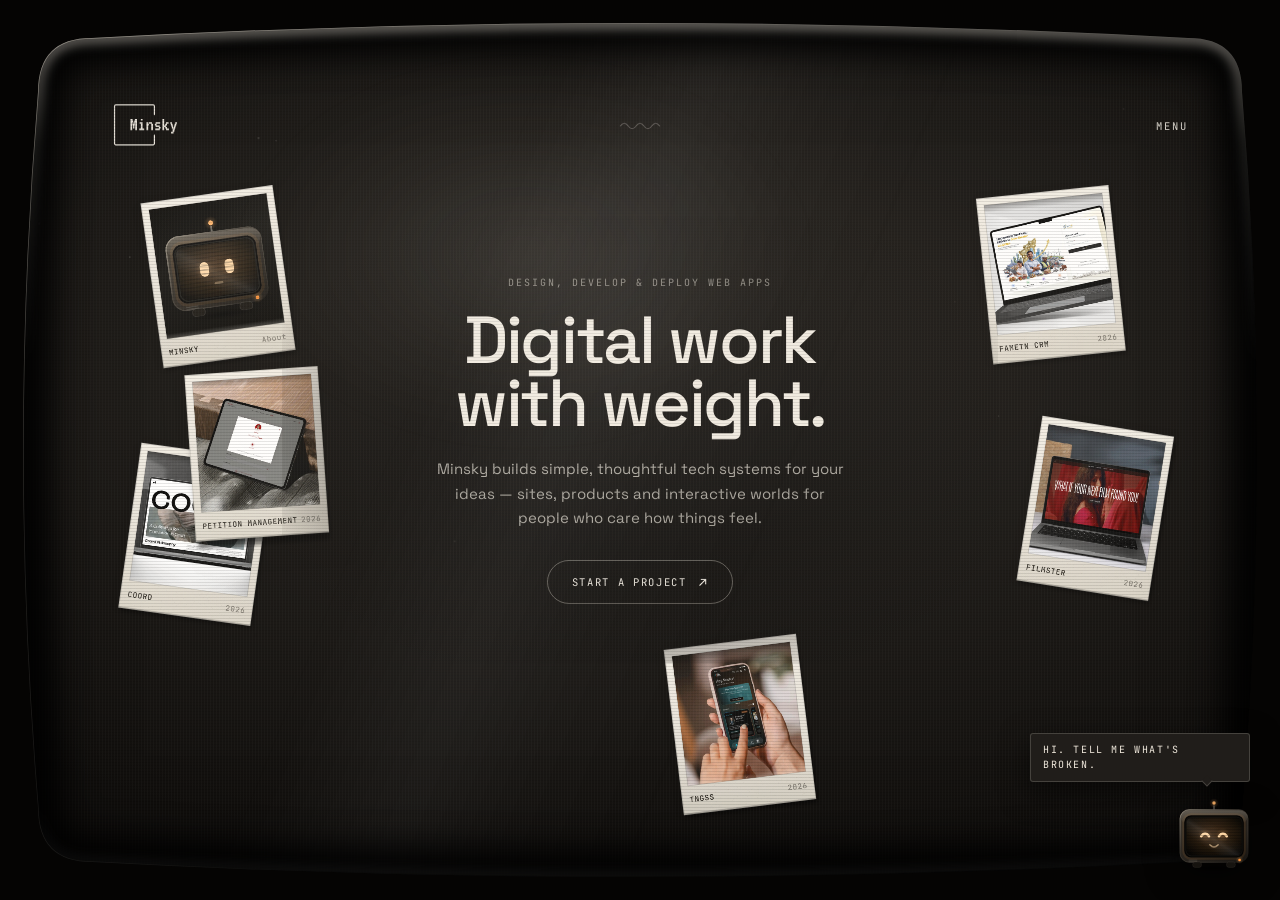
<file: crt-screen/index.html>
<!doctype html>
<html lang="en">
<head>
<meta charset="utf-8">
<meta name="viewport" content="width=device-width, initial-scale=1, viewport-fit=cover">
<title>Minsky</title>
<meta name="description" content="Minsky — building simple and thoughtful tech systems for your ideas.">
<link rel="icon" href="favicon.svg" type="image/svg+xml">
<link rel="preconnect" href="https://fonts.googleapis.com">
<link rel="preconnect" href="https://fonts.gstatic.com" crossorigin>
<link href="https://fonts.googleapis.com/css2?family=Space+Grotesk:wght@400;500;600&family=JetBrains+Mono:wght@400;500&display=swap" rel="stylesheet">
<link rel="stylesheet" href="crt-screen.css?v=11">
<style>
  /* boot curtain — inline so it paints before any other request resolves */
  .boot {
    position: fixed; inset: 0; z-index: 200;
    display: flex; flex-direction: column; align-items: center; justify-content: center;
    gap: 22px; background: #08070a;
    transition: opacity .65s cubic-bezier(.4, 0, .2, 1);
  }
  .boot.is-done { opacity: 0; pointer-events: none; }
  .boot__mark {
    font: 500 12px/1 "JetBrains Mono", ui-monospace, monospace;
    letter-spacing: .46em; text-indent: .46em; color: #eae5db; opacity: .84;
  }
  .boot__bar {
    width: min(210px, 44vw); height: 2px; overflow: hidden;
    background: rgb(234 229 219 / .12);
  }
  .boot__bar i {
    display: block; height: 100%; width: 100%; background: #eae5db;
    transform: scaleX(.06); transform-origin: left;
    transition: transform .5s cubic-bezier(.4, 0, .2, 1);
  }
  .boot__label {
    font: 400 10px/1 "JetBrains Mono", ui-monospace, monospace;
    letter-spacing: .3em; text-indent: .3em; text-transform: uppercase;
    color: rgb(234 229 219 / .42); margin-top: 2px; transition: opacity .3s ease;
  }
  @media (prefers-reduced-motion: reduce) {
    .boot, .boot__bar i, .boot__label { transition-duration: .01ms; }
  }
</style>
<link rel="stylesheet" href="landing.css?v=89">
<link rel="stylesheet" href="marvin.css?v=11">
</head>
<body>
  <div class="boot" id="boot" aria-hidden="true">
    <div class="boot__mark">MINSKY</div>
    <div class="boot__bar"><i id="bootBar"></i></div>
    <div class="boot__label" id="bootLabel">warming the tube</div>
  </div>

  <script>
    window.__boot = (function () {
      var el = null, t0 = Date.now(), MIN = 850;
      /* never leave the curtain up if the script fails to boot */
      var safety = setTimeout(function () {
        var e = node(); if (e) e.classList.add('is-done');
      }, 6000);
      function node() { return el || (el = document.getElementById('boot')); }
      return {
        set: function (pct, label) {
          var e = node(); if (!e) return;
          var bar = e.querySelector('.boot__bar i');
          if (bar) bar.style.transform = 'scaleX(' + (pct / 100) + ')';
          var l = e.querySelector('.boot__label');
          if (l && label) l.textContent = label;
        },
        done: function () {
          var e = node(); if (!e) return;
          clearTimeout(safety);
          var wait = Math.max(0, MIN - (Date.now() - t0));
          setTimeout(function () {
            e.classList.add('is-done');
            setTimeout(function () {
              if (e.parentNode) e.parentNode.removeChild(e);
              window.__bootDone = true;
              document.dispatchEvent(new CustomEvent('boot:done'));
            }, 700);
          }, wait);
        }
      };
    })();
  </script>
  <div class="crt" id="crt">
    <div class="crt__screen" id="crtScreen">
      <!-- tube glow: oryzo's four-hue rim, shaped by the barrel clip -->
      <canvas class="crt__glow" id="crtGlow" aria-hidden="true"></canvas>

      <div class="crt__content" id="crtContent">

        <!-- work cards, drawn under the glass -->
        <canvas class="cards" id="cards" aria-hidden="true"></canvas>

        <div class="hud">
          <header class="hud__top">
            <a class="brand" href="/" aria-label="Minsky"><span class="brand__logo" aria-hidden="true"></span></a>

            <div class="hud__tools">
              <button class="sound" id="soundToggle" type="button" aria-pressed="false" aria-label="Website sound">
                <svg class="sound__wave" viewBox="0 0 56 20" aria-hidden="true" fill="none" stroke="currentColor" stroke-width="1.5" stroke-linecap="round">
                  <path d="M3 10 Q 8 3 13 10 T 23 10 T 33 10 T 43 10 T 53 10"/>
                </svg>
              </button>
            </div>

            <button class="menu-open" id="menuOpen" type="button" aria-expanded="false" aria-controls="menu">Menu</button>
          </header>

          <section class="hero" aria-labelledby="heroTitle">
            <p class="hero__eyebrow">Design, develop &amp; deploy web apps</p>
            <h1 class="hero__title" id="heroTitle">Digital work<br>with weight.</h1>
            <p class="hero__text">Minsky builds simple, thoughtful tech systems for your ideas — sites, products and interactive worlds for people who care how things feel.</p>
            <button class="cta" id="cta" type="button">Start a project<span class="cta__arrow" aria-hidden="true">&#8599;</span></button>
          </section>

          <div class="slot" id="slot">
            <div class="slot__frame" aria-hidden="true"></div>
            <p class="slot__label">Drop a card here</p>
            <p class="slot__meta">01 &#8212; Inspect</p>
          </div>

          <section class="story" id="story" aria-hidden="true" role="dialog" aria-modal="true" aria-labelledby="storyTitle">
            <div class="story__scrim" data-story-close></div>
            <button class="story__close" type="button" data-story-close aria-label="Close the project">Close</button>
            <div class="story__panel">
              <div class="story__plate">
                <canvas class="story__art" id="storyArt" width="720" height="880" aria-hidden="true"></canvas>
                <span class="story__scan" aria-hidden="true"></span>
              </div>
              <div class="story__copy">
                <p class="story__eyebrow" id="storyEyebrow">Selected work</p>
                <h2 class="story__title" id="storyTitle"></h2>
                <p class="story__meta" id="storyMeta"></p>
                <p class="story__body" id="storyBody"></p>
                <p class="story__foot"><span class="story__hint">Esc closes</span><a class="story__next" href="#" data-story-close>Back to the shelf</a></p>
              </div>
            </div>
          </section>
        </div>

        <div class="menu" id="menu" aria-hidden="true">
          <div class="menu__scrim" data-menu-close></div>
          <div class="menu__panel" role="dialog" aria-modal="true" aria-label="Menu">
            <div class="menu__head">
              <span class="menu__eyebrow">Index</span>
              <button class="menu__close" type="button" data-menu-close>Close</button>
            </div>
            <nav class="menu__nav" aria-label="Main">
              <a class="menu__item" href="#" data-menu-link><span class="menu__index">01</span><span class="menu__label">Works</span></a>
              <a class="menu__item" href="#" data-menu-link><span class="menu__index">02</span><span class="menu__label">Build With Us</span></a>
              <a class="menu__item" href="#" data-menu-link><span class="menu__index">03</span><span class="menu__label">Products</span></a>
              <a class="menu__item" href="#" data-menu-link><span class="menu__index">04</span><span class="menu__label">Blog</span></a>
              <a class="menu__item" href="#" data-menu-link><span class="menu__index">05</span><span class="menu__label">Contact</span></a>
            </nav>
            <div class="menu__foot">
              <a href="mailto:hello@minsky.in">hello@minsky.in</a>
            </div>
          </div>
        </div>

        <div class="fx" aria-hidden="true">
          <div class="fx__pixels"></div>
          <div class="fx__band"></div>
        </div>

        <ul class="sr-only">
          <li><a href="#">Halcyon</a> &#8212; 2026</li>
          <li><a href="#">Meridian</a> &#8212; 2026</li>
          <li><a href="#">Vellum</a> &#8212; 2025</li>
          <li><a href="#">Quarry</a> &#8212; 2025</li>
          <li><a href="#">Signal</a> &#8212; 2024</li>
          <li><a href="#">Terrain</a> &#8212; 2024</li>
        </ul>

      </div>
    </div>

    <!-- glass: dome light, edge falloff, specular reflection -->
    <div class="crt__glass" aria-hidden="true"></div>
    <!-- rim shading, drawn over the content so edges curve away -->
    <div class="crt__bevel" id="crtBevel" aria-hidden="true"></div>
    <!-- dark frame around the glass -->
    <div class="crt__bezel" id="crtBezel" aria-hidden="true"></div>
    <!-- glass edge -->
    <svg class="crt__stroke" id="crtStroke" aria-hidden="true" preserveAspectRatio="none">
      <defs>
        <linearGradient id="crtRim" x1="0" y1="0" x2="1" y2="1">
          <stop offset="0" stop-color="#fff6e6" stop-opacity=".40"/>
          <stop offset=".30" stop-color="#fff6e6" stop-opacity=".12"/>
          <stop offset=".62" stop-color="#000" stop-opacity=".22"/>
          <stop offset="1" stop-color="#000" stop-opacity=".50"/>
        </linearGradient>
        <linearGradient id="crtTopLight" x1="0" y1="0" x2="0" y2="1">
          <stop offset="0" stop-color="#fff8ec" stop-opacity=".55"/>
          <stop offset=".14" stop-color="#fff8ec" stop-opacity=".14"/>
          <stop offset=".40" stop-color="#fff8ec" stop-opacity="0"/>
          <stop offset=".92" stop-color="#fff8ec" stop-opacity="0"/>
          <stop offset="1" stop-color="#fff8ec" stop-opacity=".07"/>
        </linearGradient>
        <filter id="crtSoft" x="-20%" y="-20%" width="140%" height="140%">
          <feGaussianBlur stdDeviation="16"/>
        </filter>
        <filter id="crtSoftSmall" x="-20%" y="-20%" width="140%" height="140%">
          <feGaussianBlur stdDeviation="6"/>
        </filter>
      </defs>
      <path id="crtRimDark" fill="none" stroke="#000" stroke-opacity=".92" stroke-width="52" filter="url(#crtSoft)"/>
      <path id="crtRimLight" fill="none" stroke="url(#crtTopLight)" stroke-width="9" filter="url(#crtSoftSmall)"/>
      <path id="crtRimEdge" fill="none" stroke="url(#crtRim)" stroke-width="1.5"/>
    </svg>
  </div>

  <script src="crt-screen.js?v=12"></script>
  <script src="glow.js?v=17"></script>
  <script src="landing.js?v=119"></script>
  <script src="marvin.js?v=20" defer></script>
</body>
</html>
</file>
<file: crt-screen/crt-screen.css>
/* ============================================================
   CRT screen — convex (barrel) glass shape
   The screen fills the viewport; the frame is only the margin
   the barrel path eats at the corners and mid-edges.
   Geometry is generated in crt-screen.js and applied as clip-path.
   ============================================================ */

:root {
  --crt-bezel: #050403;
  --crt-glass: #12100e;
  --crt-glow: 255 238 214;
}

* { box-sizing: border-box; }

html, body {
  margin: 0;
  height: 100%;
  overflow: hidden;
  background: #000;
  overscroll-behavior: none;
}

body {
  font-family: ui-monospace, SFMono-Regular, Menlo, monospace;
}

.crt {
  position: fixed;
  inset: 0;
  isolation: isolate;
}

/* --- the screen: everything you put inside is clipped to the barrel --- */
.crt__screen {
  position: fixed;
  inset: 0;
  background: var(--crt-glass);
  overflow: hidden;
  /* clip-path set by JS */
}

.crt__content {
  position: absolute;
  inset: 0;
  display: grid;
  place-items: center;
}

/* --- tube glow: additive WebGL rim, clipped to the barrel by .crt__screen --- */
.crt__glow {
  position: absolute;
  inset: 0;
  width: 100%;
  height: 100%;
  display: block;
  pointer-events: none;
  opacity: 0;
  transition: opacity 1.4s cubic-bezier(.4, 0, .2, 1);
}

.crt__glow.is-on { opacity: 1; }

/* above the chat panel (z 6) so it reads as a post effect, below menu/story/dock */
.crt__glow { z-index: 7; }

@media (prefers-reduced-motion: reduce) {
  .crt__glow { transition-duration: .01ms; }
}

/* --- glass: dome light + edge falloff + one soft reflection --- */
.crt__glass {
  position: fixed;
  inset: 0;
  pointer-events: none;
  background:
    /* centre lift: the tube bulges toward you */
    radial-gradient(112% 84% at 50% 38%,
      rgb(var(--crt-glow) / .130) 0%,
      rgb(var(--crt-glow) / .052) 40%,
      transparent 70%),
    /* corners fall away */
    radial-gradient(138% 118% at 50% 50%,
      transparent 38%,
      rgb(0 0 0 / .55) 100%);
  /* clip-path set by JS */
}

/* lamp reflection: one soft hot spot, the strongest convexity cue */
.crt__glass::before {
  content: "";
  position: absolute;
  left: 18%;
  top: 6%;
  width: 46%;
  height: 44%;
  background: radial-gradient(closest-side,
    rgb(255 250 240 / .085),
    rgb(255 250 240 / .028) 52%,
    transparent 100%);
  filter: blur(18px);
}

/* a single, static window reflection across the curved face */
.crt__glass::after {
  content: "";
  position: absolute;
  inset: -25%;
  background: linear-gradient(112deg,
    transparent 40%,
    rgb(255 255 255 / .045) 46.5%,
    rgb(255 255 255 / .016) 51%,
    transparent 57%);
  filter: blur(22px);
}

/* --- rim shading, above the content, so edges curve away from you --- */
.crt__bevel {
  position: fixed;
  inset: 0;
  pointer-events: none;
  box-shadow:
    inset 0 0 120px rgb(0 0 0 / .72),
    inset 0 0 36px rgb(0 0 0 / .45),
    inset 0 0 8px rgb(0 0 0 / .28);
  transition: opacity .45s ease;
  /* clip-path set by JS */
}

/* the chat lights its own rim; let it through instead of burying it */
.crt.is-chat .crt__bevel { opacity: .3; }

/* --- the dark frame: viewport minus the barrel window --- */
.crt__bezel {
  position: fixed;
  inset: 0;
  pointer-events: none;
  background: var(--crt-bezel);
  /* clip-path set by JS (evenodd) */
}

/* --- 1.5px glass edge --- */
.crt__stroke {
  position: fixed;
  inset: 0;
  width: 100%;
  height: 100%;
  pointer-events: none;
  overflow: visible;
  /* clip-path set by JS */
}

/* ------------------------------------------------------------
   Optional test pattern: append ?grid=1 to see the curvature.
   Not part of the shape — it only reveals it.
   ------------------------------------------------------------ */
.crt__grid {
  position: absolute;
  inset: 0;
  display: none;
  pointer-events: none;
  background:
    repeating-linear-gradient(to right,
      rgb(255 255 255 / .10) 0 1px, transparent 1px 72px),
    repeating-linear-gradient(to bottom,
      rgb(255 255 255 / .10) 0 1px, transparent 1px 72px),
    repeating-linear-gradient(to bottom,
      transparent 0 3px, rgb(0 0 0 / .16) 3px 4px);
  opacity: .55;
}

.crt--grid .crt__grid { display: block; }
</file>
<file: crt-screen/landing.css>
/* ============================================================
   Minsky — landing inside the CRT
   Monochrome: one hue, many values.
   ============================================================ */

:root {
  --ink: #0a0908;
  --paper: #f0ebe2;
  --paper-70: rgb(234 229 219 / .70);
  --paper-55: rgb(234 229 219 / .55);
  --paper-35: rgb(234 229 219 / .35);
  --paper-18: rgb(234 229 219 / .18);
  --paper-10: rgb(234 229 219 / .10);
  --line: rgb(234 229 219 / .14);

  --brand: #00d46b;
  --brand-blue: #1d4ae4;

  --pad: clamp(40px, 5.5vw, 96px);
  --top: clamp(38px, 6vh, 70px);

  --font-ui: 'Space Grotesk', ui-sans-serif, system-ui, -apple-system, 'Helvetica Neue', Arial, sans-serif;
  --font-mono: 'JetBrains Mono', ui-monospace, SFMono-Regular, Menlo, monospace;
}

body {
  font-family: var(--font-ui);
  color: var(--paper);
  -webkit-font-smoothing: antialiased;
  text-rendering: optimizeLegibility;
}

:focus-visible { outline: 1px solid var(--brand); outline-offset: 3px; }

/* the CRT content is a plain stage now */
.crt__content {
  display: block;
  position: absolute;
  inset: 0;
}

.sr-only {
  position: absolute !important;
  width: 1px; height: 1px;
  margin: -1px; padding: 0; border: 0;
  clip: rect(0 0 0 0); clip-path: inset(50%);
  overflow: hidden; white-space: nowrap;
}

/* ------------------------------------------------------------
   cards canvas
   ------------------------------------------------------------ */
.cards {
  position: absolute;
  inset: 0;
  width: 100%;
  height: 100%;
  display: block;
  touch-action: none;
  cursor: default;
}

/* a sheet lifted toward the viewer passes in front of the headline */
.cards.is-lifting { z-index: 3; }

/* ------------------------------------------------------------
   HUD
   ------------------------------------------------------------ */
.hud {
  position: absolute;
  inset: 0;
  pointer-events: none;
  z-index: 2;
}
.hud > * { pointer-events: auto; }

.hud__top {
  position: absolute;
  /* measured from the glass edge: the top bows 30px at the centre, so a
     viewport-relative offset would sit in the vignette at the corners */
  top: calc(var(--crt-corner, 38px) + 48px);
  left: calc(var(--crt-corner, 38px) + 54px);
  right: calc(var(--crt-corner, 38px) + 54px);
  display: grid;
  grid-template-columns: 1fr auto 1fr;
  align-items: center;
  gap: 16px;
}

.brand {
  justify-self: start;
  display: block;
  width: 104px;
  color: var(--paper);
  text-decoration: none;
  transition: color .35s ease;
}
.brand__logo {
  display: block;
  width: 100%;
  aspect-ratio: 1561.31 / 1200.25;
  background: currentColor;
  -webkit-mask: url("minsky-logo.svg") center / contain no-repeat;
  mask: url("minsky-logo.svg") center / contain no-repeat;
}
.brand:hover { color: var(--brand); }

/* sound toggle */
.hud__tools {
  justify-self: center;
  display: inline-flex;
  align-items: center;
  gap: 18px;
}

.sound {
  justify-self: center;
  display: inline-flex;
  align-items: center;
  gap: 10px;
  padding: 8px 10px;
  margin: -8px 0;
  border: 0;
  background: none;
  color: var(--paper-70);
  text-shadow: 0 0 20px rgb(255 244 226 / .12);
  cursor: pointer;
  transition: color .35s ease, opacity .35s ease;
}
.sound:hover { color: var(--paper); }
.sound__wave {
  width: 44px;
  height: 16px;
  display: block;
  overflow: visible;
}
.sound__wave path {
  opacity: .38;
  transition: opacity .4s ease;
}
.sound[aria-pressed="true"] { color: var(--brand); }
.sound[aria-pressed="true"] .sound__wave path {
  opacity: 1;
  animation: wave 2.4s linear infinite;
}
@keyframes wave {
  0%   { transform: translateX(0); }
  100% { transform: translateX(-6px); }
}

/* menu button */
.menu-open {
  justify-self: end;
  border: 0;
  background: none;
  padding: 8px 0;
  margin: -8px 0;
  color: var(--paper);
  text-shadow: 0 0 20px rgb(255 244 226 / .14);
  font-family: var(--font-mono);
  font-size: 10.5px;
  letter-spacing: .18em;
  text-transform: uppercase;
  cursor: pointer;
  position: relative;
}
.menu-open::after {
  content: "";
  position: absolute;
  left: 0; right: 0; bottom: 2px;
  height: 1px;
  background: currentColor;
  transform: scaleX(0);
  transform-origin: right;
  transition: transform .45s cubic-bezier(.16,1,.3,1);
}
.menu-open:hover::after { transform: scaleX(1); transform-origin: left; }

/* ------------------------------------------------------------
   hero
   ------------------------------------------------------------ */
.hero {
  position: absolute;
  z-index: 2;
  left: 50%;
  top: 50%;
  transform: translate(-50%, -53%);
  width: min(560px, 60vw);
  text-align: center;
}

.hero__eyebrow {
  margin: 0 0 20px;
  font-family: var(--font-mono);
  font-size: 10px;
  letter-spacing: .2em;
  text-transform: uppercase;
  color: var(--paper-55);
}

/* prints ride behind the type; this keeps the headline legible when one
   passes under it, and reads as the tube's own falloff */
.hero::before {
  content: '';
  position: absolute;
  inset: -18% -14%;
  z-index: -1;
  pointer-events: none;
  background: radial-gradient(
    56% 60% at 50% 50%,
    rgb(10 9 8 / .94) 0%,
    rgb(10 9 8 / .82) 46%,
    rgb(10 9 8 / .34) 72%,
    rgb(10 9 8 / 0) 100%
  );
}

.hero__title {
  margin: 0;
  font-size: clamp(38px, 5.2vw, 74px);
  line-height: .95;
  letter-spacing: -.035em;
  font-weight: 500;
  color: var(--paper);
}

.hero__text {
  margin: 22px auto 30px;
  max-width: 42ch;
  font-size: 15px;
  line-height: 1.62;
  color: var(--paper-70);
}

.cta {
  display: inline-flex;
  align-items: center;
  gap: 12px;
  padding: 14px 24px;
  border: 1px solid var(--paper-35);
  border-radius: 999px;
  background: transparent;
  color: var(--paper);
  font-family: var(--font-mono);
  font-size: 10.5px;
  letter-spacing: .16em;
  text-transform: uppercase;
  cursor: pointer;
  transition: background .4s cubic-bezier(.16,1,.3,1),
              color .4s cubic-bezier(.16,1,.3,1),
              border-color .4s ease;
}
.cta:hover,
.cta:focus-visible {
  background: var(--brand);
  color: var(--ink);
  border-color: var(--brand);
}
.cta__arrow {
  font-size: 13px;
  line-height: 1;
  transition: transform .4s cubic-bezier(.16,1,.3,1);
}
.cta:hover .cta__arrow { transform: translate(2px, -2px); }

/* ------------------------------------------------------------
   slot — placeholder, behaviour next phase
   ------------------------------------------------------------ */
.slot {
  position: absolute;
  left: calc(var(--pad) + 88px);
  bottom: var(--pad);
  right: auto;
  width: var(--card-w, 190px);
  height: var(--card-h, 238px);
  display: grid;
  place-items: center;
  text-align: center;
  padding: 10px;
  opacity: 0;
  visibility: hidden;
  transition: opacity .3s ease, visibility 0s linear .3s;
}

.slot.is-armed,
.slot.is-hinting {
  opacity: 1;
  visibility: visible;
  transition: opacity .3s ease, visibility 0s;
}

.slot__frame {
  position: absolute;
  inset: 0;
  border: 1px dashed var(--paper-18);
  border-radius: 10px;
  background:
    radial-gradient(120% 100% at 50% 0%, rgb(0 0 0 / .08), rgb(0 0 0 / .32));
  box-shadow:
    inset 0 1px 0 var(--paper-10),
    inset 0 0 34px rgb(0 0 0 / .5);
  transition: opacity .5s cubic-bezier(.16,1,.3,1), transform .5s cubic-bezier(.16,1,.3,1), border-color .4s ease, box-shadow .4s ease;
}

.slot.is-filled .slot__frame { opacity: 0; transform: scale(1.06); }

.slot.is-hinting .slot__frame {
  border-color: var(--brand);
  box-shadow:
    inset 0 1px 0 var(--paper-10),
    inset 0 0 34px rgb(0 0 0 / .5),
    0 0 30px rgb(0 212 107 / .18);
}

.slot.is-hinting .slot__label { color: var(--brand); }

.slot__label {
  position: relative;
  margin: 0;
  transition: opacity .35s ease;
  font-family: var(--font-mono);
  font-size: 10px;
  letter-spacing: .16em;
  text-transform: uppercase;
  color: var(--paper-55);
}

.slot.is-filled .slot__label,
.slot.is-filled .slot__meta { opacity: 0; }

.slot__meta {
  position: absolute;
  transition: opacity .35s ease;
  left: 16px;
  bottom: 13px;
  margin: 0;
  font-family: var(--font-mono);
  font-size: 8.5px;
  letter-spacing: .18em;
  text-transform: uppercase;
  color: var(--paper-35);
}

/* ------------------------------------------------------------
   menu
   ------------------------------------------------------------ */
.menu {
  position: absolute;
  inset: 0;
  z-index: 6;
  visibility: hidden;
  pointer-events: none;
}
.menu.is-open {
  visibility: visible;
  pointer-events: auto;
}

.menu__scrim {
  position: absolute;
  inset: 0;
  background: rgb(6 5 4 / .66);
  backdrop-filter: blur(5px);
  -webkit-backdrop-filter: blur(5px);
  opacity: 0;
  transition: opacity .5s ease;
}
.menu.is-open .menu__scrim { opacity: 1; }

.menu__panel {
  position: absolute;
  top: 0; right: 0; bottom: 0;
  width: min(430px, 86vw);
  padding: var(--pad);
  display: flex;
  flex-direction: column;
  background: linear-gradient(180deg, rgb(14 12 10 / .97), rgb(9 8 7 / .99));
  border-left: 1px solid var(--line);
  transform: translateX(100%);
  transition: transform .62s cubic-bezier(.16,1,.3,1);
}
.menu.is-open .menu__panel { transform: translateX(0); }

.menu__head {
  display: flex;
  align-items: center;
  justify-content: space-between;
}
.menu__eyebrow,
.menu__close {
  font-family: var(--font-mono);
  font-size: 10px;
  letter-spacing: .18em;
  text-transform: uppercase;
  color: var(--paper-55);
}
.menu__close {
  border: 0;
  background: none;
  padding: 8px 0;
  margin: -8px 0;
  cursor: pointer;
  transition: color .3s ease;
}
.menu__close:hover { color: var(--paper); }

.menu__nav {
  margin-top: auto;
  margin-bottom: auto;
  display: flex;
  flex-direction: column;
}

.menu__item {
  display: flex;
  align-items: baseline;
  gap: 18px;
  padding: 16px 0;
  border-top: 1px solid var(--line);
  text-decoration: none;
  color: var(--paper);
  transition: opacity .35s ease, padding-left .45s cubic-bezier(.16,1,.3,1);
}
.menu__item:last-child { border-bottom: 1px solid var(--line); }
.menu__item:hover { padding-left: 10px; }
.menu__index {
  font-family: var(--font-mono);
  font-size: 9.5px;
  letter-spacing: .16em;
  color: var(--paper-35);
  transition: color .3s ease;
}
.menu__label {
  font-size: clamp(26px, 3vw, 34px);
  letter-spacing: -.02em;
  font-weight: 400;
  transition: color .3s ease;
}
.menu__item:hover .menu__index,
.menu__item:hover .menu__label { color: var(--brand); }

.menu__foot {
  padding-top: 20px;
}
.menu__foot a {
  font-family: var(--font-mono);
  font-size: 10px;
  letter-spacing: .12em;
  color: var(--paper-55);
  text-decoration: none;
}
.menu__foot a:hover { color: var(--brand); }

/* ------------------------------------------------------------
   responsive
   ------------------------------------------------------------ */
@media (max-width: 1100px) {
  .hero { width: min(520px, 72vw); }
  .hero__title { font-size: clamp(34px, 6vw, 58px); }
}

@media (max-width: 760px) {
  :root { --pad: clamp(28px, 6vw, 48px); }
  .hero { width: 80vw; }
  .hero__title { font-size: clamp(30px, 8.6vw, 44px); }
  .hero__text { font-size: 14px; margin: 18px auto 24px; }
  .hero__eyebrow { font-size: 9px; letter-spacing: .16em; }
  .sound__wave { width: 36px; }
  .hud__tools { gap: 12px; }
  .slot { left: calc(var(--pad) + 76px); right: auto; }
  .slot__label { font-size: 9px; }
}

@media (max-width: 520px) {
  .slot__label { font-size: 8px; letter-spacing: .12em; }
  .slot__meta { display: none; }
}

/* ------------------------------------------------------------
   tube texture — phosphor pixel grid and a slow refresh band
   ------------------------------------------------------------ */
.fx {
  position: absolute;
  inset: 0;
  z-index: 12;
  pointer-events: none;
  overflow: hidden;
}
.fx__pixels {
  position: absolute;
  inset: 0;
  background-image:
    repeating-linear-gradient(to right,
      rgb(255 252 246 / .022) 0 1px, transparent 1px 3px),
    repeating-linear-gradient(to bottom,
      rgb(0 0 0 / .10) 0 1px, transparent 1px 3px);
}
.fx__band {
  position: absolute;
  left: 0;
  right: 0;
  height: 22%;
  background: linear-gradient(to bottom,
    transparent,
    rgb(255 250 240 / .012) 44%,
    rgb(255 250 240 / .028) 50%,
    rgb(255 250 240 / .012) 56%,
    transparent);
  animation: tube-refresh 11s linear infinite;
  will-change: transform;
}
@keyframes tube-refresh {
  from { transform: translateY(-120%); }
  to   { transform: translateY(560%); }
}
@media (prefers-reduced-motion: reduce) {
  .fx__band { animation: none; opacity: 0; }
}
/* slow machines shed the animated sweep before anything else */
html.is-lean .fx__band { animation: none; opacity: 0; }

/* ============================================================
   story — the print opening as a plate
   ============================================================ */
.story {
  position: absolute;
  inset: 0;
  z-index: 30;
  display: grid;
  place-items: center;
  padding: var(--pad);
  opacity: 0;
  visibility: hidden;
  pointer-events: none;
  transition: opacity .45s ease, visibility 0s linear .45s;
}

.story.is-open {
  opacity: 1;
  visibility: visible;
  pointer-events: auto;
  transition: opacity .45s ease, visibility 0s;
}

.story__scrim {
  position: absolute;
  inset: 0;
  background:
    radial-gradient(115% 90% at 50% 44%, rgb(10 9 8 / .90), rgb(10 9 8 / .985) 78%);
  backdrop-filter: blur(7px) saturate(.7);
  -webkit-backdrop-filter: blur(7px) saturate(.7);
}

.story__panel {
  position: relative;
  display: grid;
  grid-template-columns: minmax(0, 40%) minmax(0, 1fr);
  gap: clamp(28px, 4vw, 72px);
  align-items: center;
  width: min(100%, 1020px);
  max-height: 100%;
  transform: translateY(16px) scale(.985);
  transition: transform .55s cubic-bezier(.2, .8, .2, 1);
}

.story.is-open .story__panel {
  transform: none;
}

.story__plate {
  position: relative;
  display: block;
  isolation: isolate;
  transition: transform .55s cubic-bezier(.2, .8, .2, 1);
}

.story__art {
  display: block;
  width: 100%;
  height: auto;
  box-shadow: 0 34px 70px rgb(0 0 0 / .62), 0 2px 0 rgb(255 250 240 / .05);
  /* the print starts milky and out of focus, then develops */
  filter: brightness(1.5) contrast(.6) saturate(.05) blur(2.5px);
  opacity: .7;
  transition:
    filter 1.15s linear,
    opacity .7s ease,
    box-shadow .8s ease;
}

.story.is-open .story__art {
  filter: none;
  opacity: 1;
  box-shadow: 0 42px 90px rgb(0 0 0 / .68), 0 2px 0 rgb(255 250 240 / .06);
}

@media (hover: hover) {
  .story.is-open .story__plate:hover { transform: translateY(-4px); }
}

/* a green scan pass runs down the plate while it develops */
.story__scan {
  position: absolute;
  left: -9%;
  right: -9%;
  top: -15%;
  height: 15%;
  pointer-events: none;
  opacity: 0;
  background: linear-gradient(to bottom,
    rgb(0 212 107 / 0) 0%,
    rgb(0 212 107 / .04) 50%,
    rgb(0 212 107 / .18) 84%,
    rgb(255 255 255 / .58) 97%,
    rgb(255 255 255 / 0) 100%);
  mix-blend-mode: screen;
}

.story.is-open .story__scan {
  animation: storyScan 1.3s cubic-bezier(.45, .05, .2, 1) .08s both;
}

@keyframes storyScan {
  0% { top: -15%; opacity: 0; }
  9% { opacity: 1; }
  80% { opacity: 1; }
  100% { top: 100%; opacity: 0; }
}

.story__copy {
  position: relative;
  min-width: 0;
}

/* the copy focuses in a beat behind the plate */
.story__copy > * { opacity: 1; }

.story.is-open .story__copy > * {
  animation: storyCopyIn .85s cubic-bezier(.2, .8, .2, 1) both;
  animation-delay: calc(var(--i, 0) * 85ms + 160ms);
}

@keyframes storyCopyIn {
  from { opacity: 0; transform: translateY(12px); filter: blur(3px); }
  to { opacity: 1; transform: none; filter: none; }
}

.story__eyebrow {
  margin: 0 0 clamp(14px, 2vh, 22px);
  font-family: var(--font-mono);
  font-size: 10px;
  letter-spacing: .34em;
  text-transform: uppercase;
  color: var(--brand);
}

.story__title {
  margin: 0;
  font-size: clamp(34px, 4.4vw, 62px);
  font-weight: 500;
  line-height: .96;
  letter-spacing: -.03em;
  color: var(--paper);
}

.story__meta {
  margin: clamp(12px, 1.6vh, 18px) 0 0;
  font-family: var(--font-mono);
  font-size: 10.5px;
  letter-spacing: .22em;
  text-transform: uppercase;
  color: var(--paper-55);
}

.story__body {
  margin: clamp(18px, 2.6vh, 30px) 0 0;
  max-width: 42ch;
  font-size: clamp(14px, 1.15vw, 17px);
  line-height: 1.62;
  color: var(--paper-70);
}

.story__foot {
  display: flex;
  align-items: baseline;
  gap: 22px;
  margin: clamp(26px, 4vh, 44px) 0 0;
  padding-top: clamp(16px, 2.4vh, 24px);
  border-top: 1px solid var(--line);
  font-family: var(--font-mono);
  font-size: 10px;
  letter-spacing: .22em;
  text-transform: uppercase;
}

.story__hint { color: var(--paper-35); }

.story__next {
  color: var(--paper-70);
  text-decoration: none;
  border-bottom: 1px solid var(--paper-18);
  padding-bottom: 2px;
  transition: color .2s ease, border-color .2s ease;
}

.story__next:hover,
.story__next:focus-visible { color: var(--brand); border-color: var(--brand); }

.story__close {
  position: absolute;
  top: var(--pad);
  right: var(--pad);
  z-index: 3;
  padding: 8px 2px;
  border: 0;
  background: none;
  color: var(--paper-55);
  font-family: var(--font-mono);
  font-size: 10px;
  letter-spacing: .24em;
  text-transform: uppercase;
  cursor: pointer;
  transition: color .2s ease;
}

.story__close:hover,
.story__close:focus-visible { color: var(--paper); }

@media (prefers-reduced-motion: reduce) {
  .story__art { filter: none; opacity: 1; transition: none; }
  .story__scan { display: none; }
  .story__plate { transition: none; }
  .story.is-open .story__copy > * { animation: none; }
}

/* slow machines skip the blur/develop, but the cheap scan still runs */
html.is-lean .story__art { filter: none; transition: opacity .35s ease; }

@media (max-width: 820px), (max-height: 620px) {
  .story__panel {
    grid-template-columns: 1fr;
    gap: 22px;
    overflow-y: auto;
  }
  .story__plate { width: min(52%, 240px); }
  .story__art { width: 100%; }
  .story__title { font-size: clamp(26px, 7vw, 38px); }
}

/* --- keep the static glasswork off the canvas repaint --- */
.crt__bevel,
.crt__glass,
.fx {
  will-change: transform;
  transform: translateZ(0);
  contain: paint;
}
</file>
<file: crt-screen/marvin.css>
/* ============================================================
   Marvin — the small CRT that lives in the corner.
   Idle state only. The chat panel loads its own stylesheet.
   ============================================================ */

.marvin-dock {
  position: fixed;
  right: 24px;
  bottom: 24px;
  z-index: 90;
  display: flex;
  flex-direction: row-reverse;
  align-items: center;
  gap: 14px;
  pointer-events: none;
}

.marvin {
  --m-cream: #efe8dc;
  --m-muted: #8f877b;

  pointer-events: auto;
  position: relative;
  width: 84px;
  height: 84px;
  padding: 0;
  border: 0;
  background: none;
  cursor: pointer;
  display: block;
  -webkit-tap-highlight-color: transparent;
  transform: translateZ(0);
}

.marvin:focus-visible {
  outline: 1px solid var(--m-cream);
  outline-offset: 6px;
  border-radius: 4px;
}

/* the bob lives on an inner node so hover scale doesn't fight it */
.marvin__bob {
  display: block;
  width: 100%;
  height: 100%;
  transform: translate3d(0, 0, 0);
  animation: m-bob 5.6s cubic-bezier(.45, 0, .55, 1) infinite;
  will-change: transform;
}

.marvin__body {
  display: block;
  width: 100%;
  height: 100%;
  transform-origin: 50% 92%;
  transition: transform .34s cubic-bezier(.2, .8, .3, 1);
  filter: drop-shadow(0 8px 16px rgb(0 0 0 / .55));
}

.marvin:hover .marvin__body,
.marvin:focus-visible .marvin__body {
  transform: scale(1.07);
}

@keyframes m-bob {
  0%, 100% { transform: translate3d(0, 0, 0); }
  50%      { transform: translate3d(0, -5px, 0); }
}

.marvin svg { display: block; width: 100%; height: 100%; overflow: visible; }

/* screen furniture */
.marvin__scan {
  fill: url(#mScan);
  opacity: .5;
}

.marvin__glow { transition: opacity .5s ease; opacity: .7; }

.marvin:hover .marvin__glow,
.marvin:focus-visible .marvin__glow { opacity: 1; }

.marvin__eyes { transform-box: fill-box; transform-origin: center; }

.marvin__mouth { transition: d .2s ease; }

/* hover / focus — eyes widen a touch */
.marvin:hover .marvin__eyes,
.marvin:focus-visible .marvin__eyes { transform: scaleY(1.14); }

/* ------------------------------------------------------------
   expressions — one face layer visible at a time
   ------------------------------------------------------------ */
.m-ex,
.m-mouth__l {
  transform-box: fill-box;
  transform-origin: center;
  transition: opacity .12s ease, transform .22s cubic-bezier(.3, 1.5, .5, 1);
}

.m-ex { opacity: 0; transform: scale(.82); }
.m-ex--idle { opacity: 1; transform: none; }

/* every working face hides the idle eyes; "speak" keeps them */
.marvin__body[data-emote="happy"] .m-ex--idle,
.marvin__body[data-emote="wink"] .m-ex--idle,
.marvin__body[data-emote="love"] .m-ex--idle,
.marvin__body[data-emote="shock"] .m-ex--idle,
.marvin__body[data-emote="think"] .m-ex--idle,
.marvin__body[data-emote="scan"] .m-ex--idle,
.marvin__body[data-emote="squint"] .m-ex--idle,
.marvin__body[data-emote="unsure"] .m-ex--idle,
.marvin__body[data-emote="ask"] .m-ex--idle,
.marvin__body[data-emote="focus"] .m-ex--idle { opacity: 0; }

.marvin__body[data-emote="happy"] .m-ex--happy,
.marvin__body[data-emote="wink"] .m-ex--wink,
.marvin__body[data-emote="love"] .m-ex--love,
.marvin__body[data-emote="shock"] .m-ex--shock,
.marvin__body[data-emote="think"] .m-ex--think,
.marvin__body[data-emote="scan"] .m-ex--scan,
.marvin__body[data-emote="squint"] .m-ex--squint,
.marvin__body[data-emote="unsure"] .m-ex--unsure,
.marvin__body[data-emote="ask"] .m-ex--ask,
.marvin__body[data-emote="focus"] .m-ex--focus {
  opacity: 1;
  transform: none;
}

/* researching: two bars sweeping the glass */
.m-scanbar { animation: m-scan 1.15s ease-in-out infinite alternate; }
.m-scanbar--b { animation-delay: -.35s; }
@keyframes m-scan {
  from { transform: translateX(-1.6px); }
  to   { transform: translateX(1.6px); }
}

/* unsure: the eyes drift, like he is looking for the answer */
.marvin__body[data-emote="unsure"] .m-ex--unsure {
  animation: m-unsure 2.2s ease-in-out infinite;
  transform-box: fill-box;
  transform-origin: center;
}
@keyframes m-unsure {
  0%, 100% { transform: translate(0, 0); }
  30%      { transform: translate(1.3px, -.7px); }
  60%      { transform: translate(-1.2px, .6px); }
}

/* asking: leans in, eyes wide */
.marvin__body[data-emote="ask"] .m-ex--ask {
  animation: m-ask 1.8s ease-in-out infinite;
  transform-box: fill-box;
  transform-origin: center;
}
@keyframes m-ask {
  0%, 100% { transform: scale(1); }
  50%      { transform: scale(1.1); }
}

.m-mouth__l { opacity: 0; }
.m-mouth__l--idle { opacity: 1; }
.marvin__body[data-emote="happy"] .m-mouth__l--idle,
.marvin__body[data-emote="wink"] .m-mouth__l--idle,
.marvin__body[data-emote="love"] .m-mouth__l--idle,
.marvin__body[data-emote="shock"] .m-mouth__l--idle,
.marvin__body[data-emote="speak"] .m-mouth__l--idle { opacity: 0; }
.marvin__body[data-emote="happy"] .m-mouth__l--happy,
.marvin__body[data-emote="love"] .m-mouth__l--happy,
.marvin__body[data-emote="shock"] .m-mouth__l--shock { opacity: 1; }

/* the speaking mouth is driven by --mouth from the speech boundary events */
.marvin__body[data-emote="speak"] .m-mouth__l--speak {
  opacity: 1;
  transform: scaleY(var(--mouth, .3));
}

/* the tooltip that carries the greeting and the hover lines */
.marvin__bubble {
  position: absolute;
  right: 6px;
  bottom: calc(100% + 10px);
  /* the dock is only as wide as the bot, so max-content keeps the tooltip
     from wrapping to the bot's width */
  width: max-content;
  max-width: 220px;
  padding: 9px 12px;
  font-family: var(--font-mono, ui-monospace, monospace);
  font-size: 10px;
  line-height: 1.45;
  letter-spacing: .16em;
  text-transform: uppercase;
  color: #efe8dc;
  background: #201d1a;
  border: 1px solid rgb(239 232 220 / .18);
  border-radius: 3px;
  box-shadow: 0 10px 30px rgb(0 0 0 / .5);
  opacity: 0;
  transform: translate3d(0, 6px, 0);
  transition: opacity .45s ease, transform .45s cubic-bezier(.2, .8, .3, 1);
  pointer-events: none;
}

.marvin__bubble::after {
  content: "";
  position: absolute;
  right: 38px;
  bottom: -4px;
  width: 7px;
  height: 7px;
  background: #201d1a;
  border-right: 1px solid rgb(239 232 220 / .18);
  border-bottom: 1px solid rgb(239 232 220 / .18);
  transform: rotate(45deg);
}

.marvin__bubble.is-on { opacity: 1; transform: translate3d(0, 0, 0); }

/* one wobble, then still */

.marvin__bob.is-nudging { animation: m-nudge 1.5s cubic-bezier(.36, .07, .19, .97); }

@keyframes m-nudge {
  0%, 100% { transform: translate3d(0, 0, 0) rotate(0); }
  12%  { transform: translate3d(-2px, -3px, 0) rotate(-4deg); }
  26%  { transform: translate3d(2px, -1px, 0) rotate(4deg); }
  40%  { transform: translate3d(-2px, -3px, 0) rotate(-3deg); }
  54%  { transform: translate3d(2px, -1px, 0) rotate(3deg); }
  68%  { transform: translate3d(-1px, -2px, 0) rotate(-2deg); }
  82%  { transform: translate3d(1px, 0, 0) rotate(1deg); }
}

/* hidden while the overlay owns the screen */
.marvin-dock.is-away {
  opacity: 0;
  transform: scale(.9);
  transition: opacity .3s ease, transform .3s ease;
  pointer-events: none;
}

@media (max-width: 760px) {
  .marvin-dock { right: 16px; bottom: 16px; gap: 10px; }
  .marvin { width: 72px; height: 72px; }
  .marvin__bubble { max-width: 180px; }
}

@media (prefers-reduced-motion: reduce) {
  .marvin__bob,
  .marvin__bob.is-nudging { animation: none; }
  .marvin__body { transition: none; }
  .marvin__bubble { transition: opacity .2s linear; transform: none; }
  .m-ex, .m-mouth__l { transition: opacity .12s linear; }
}
</file>
